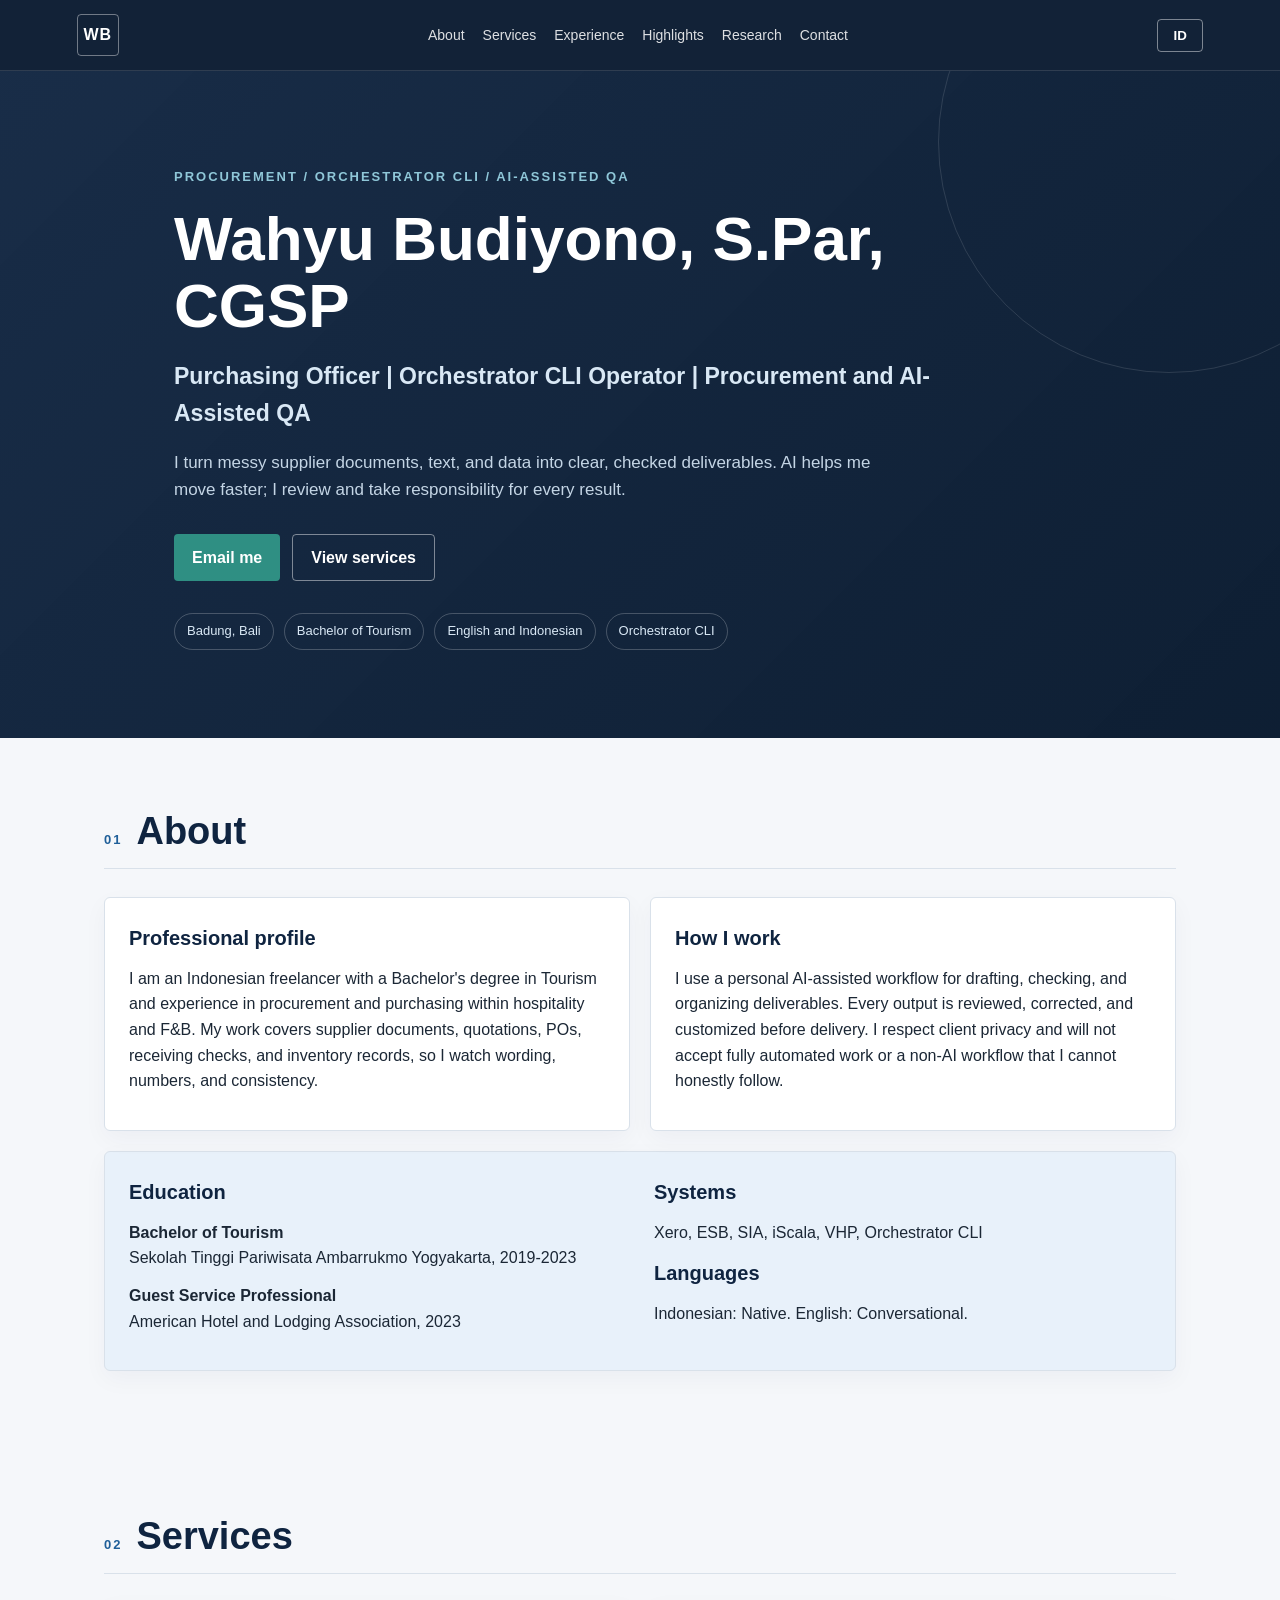
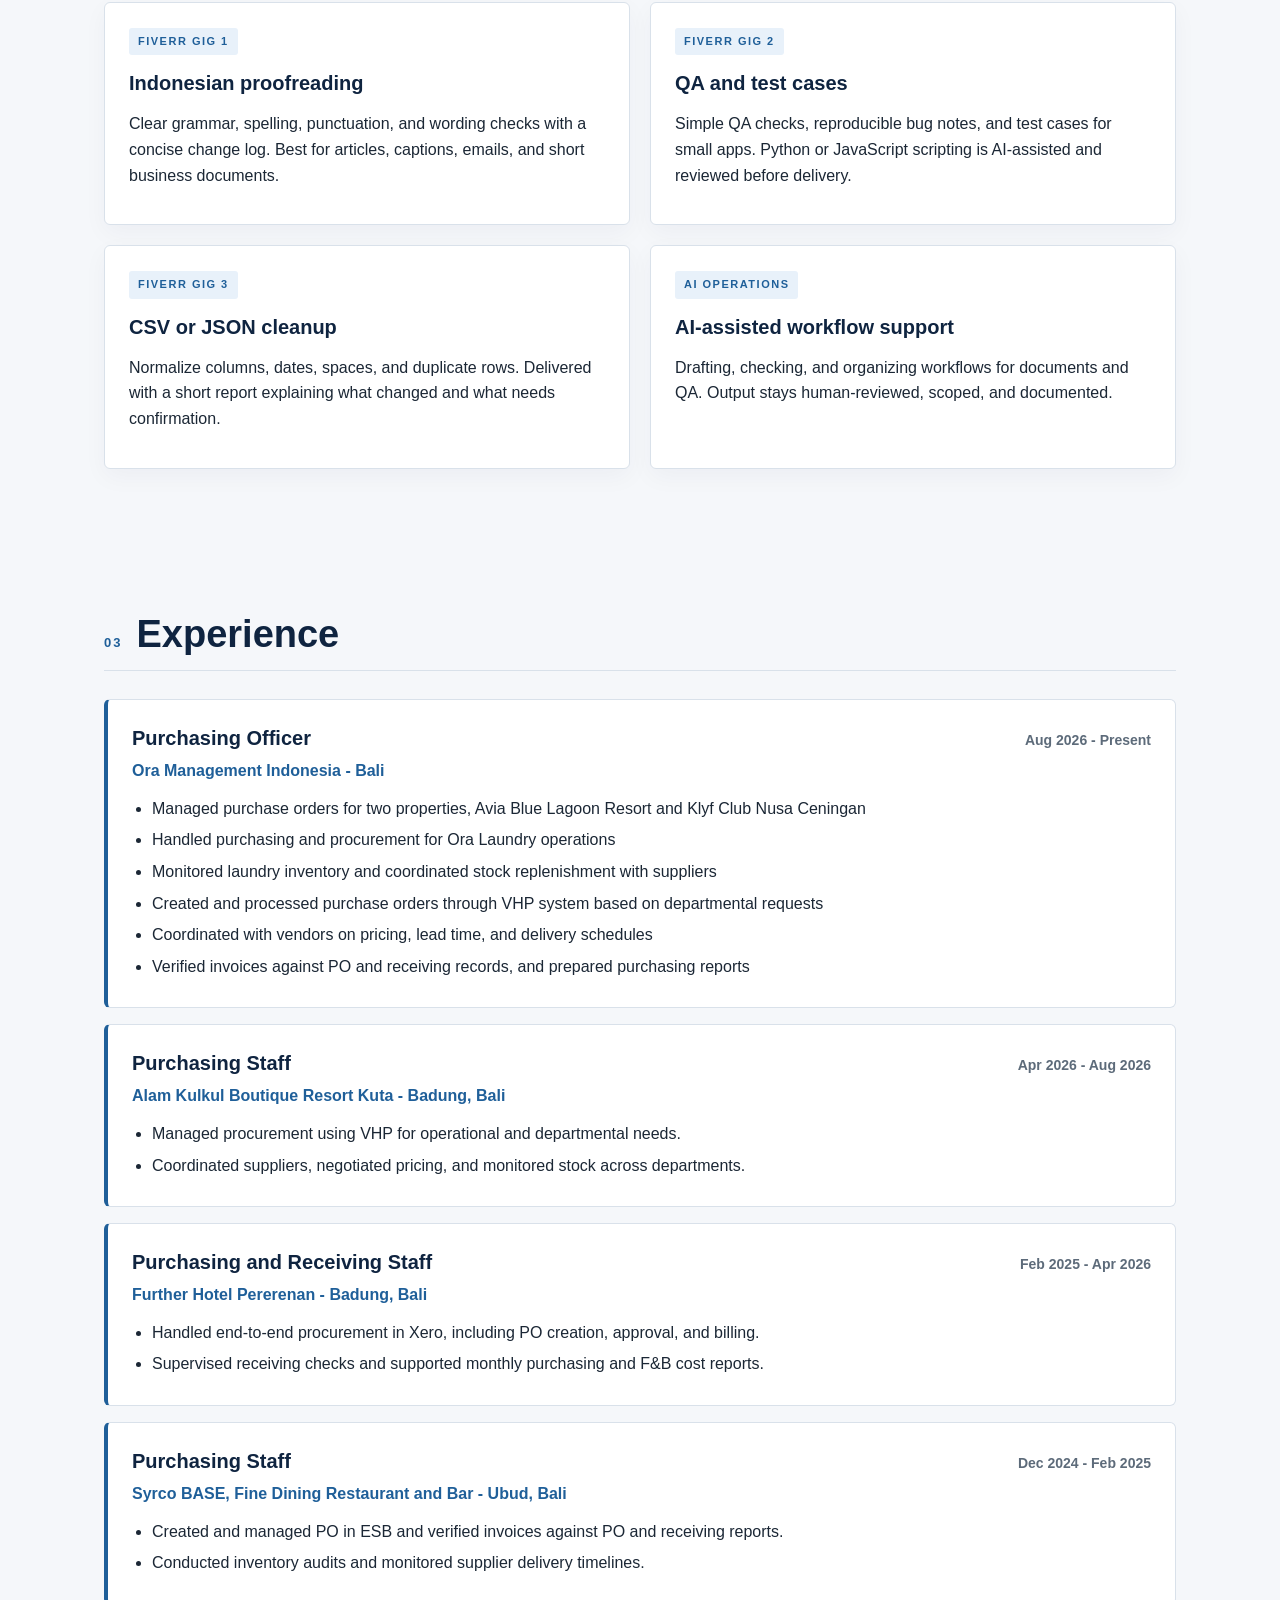
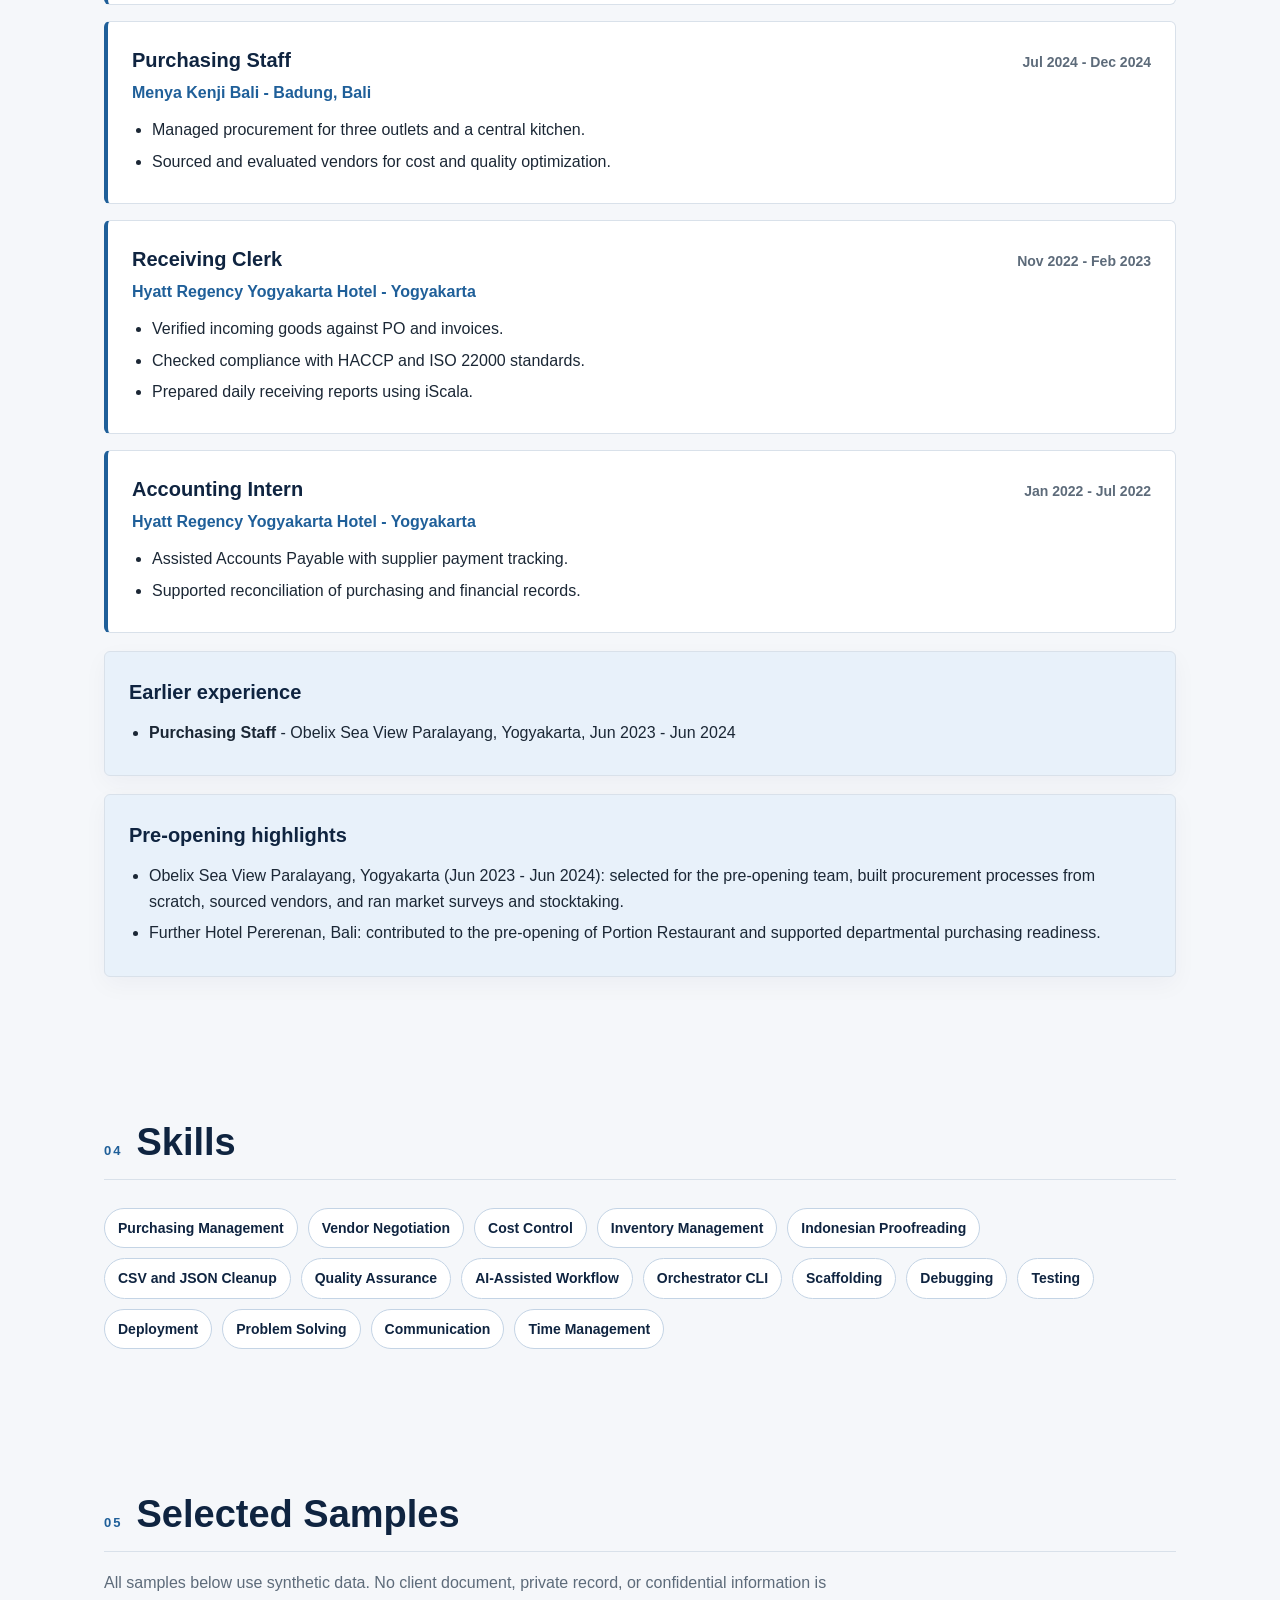
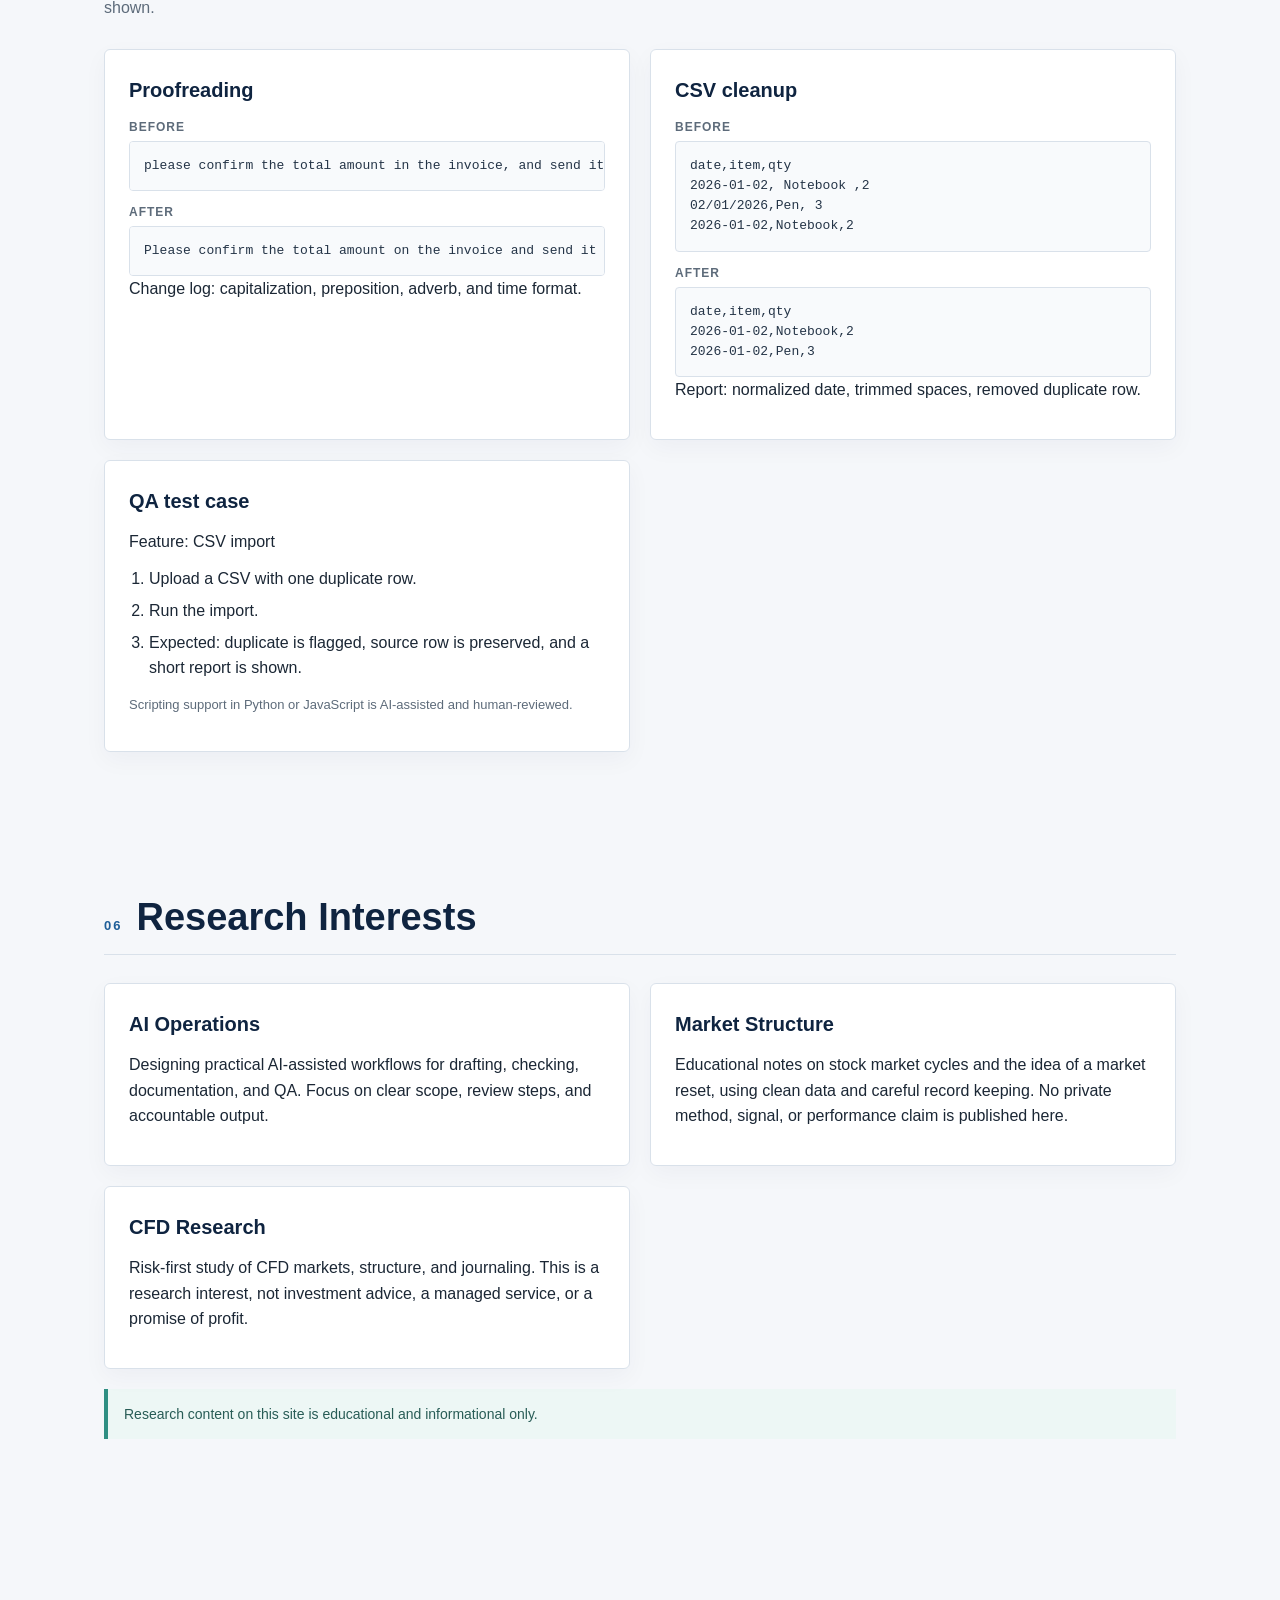
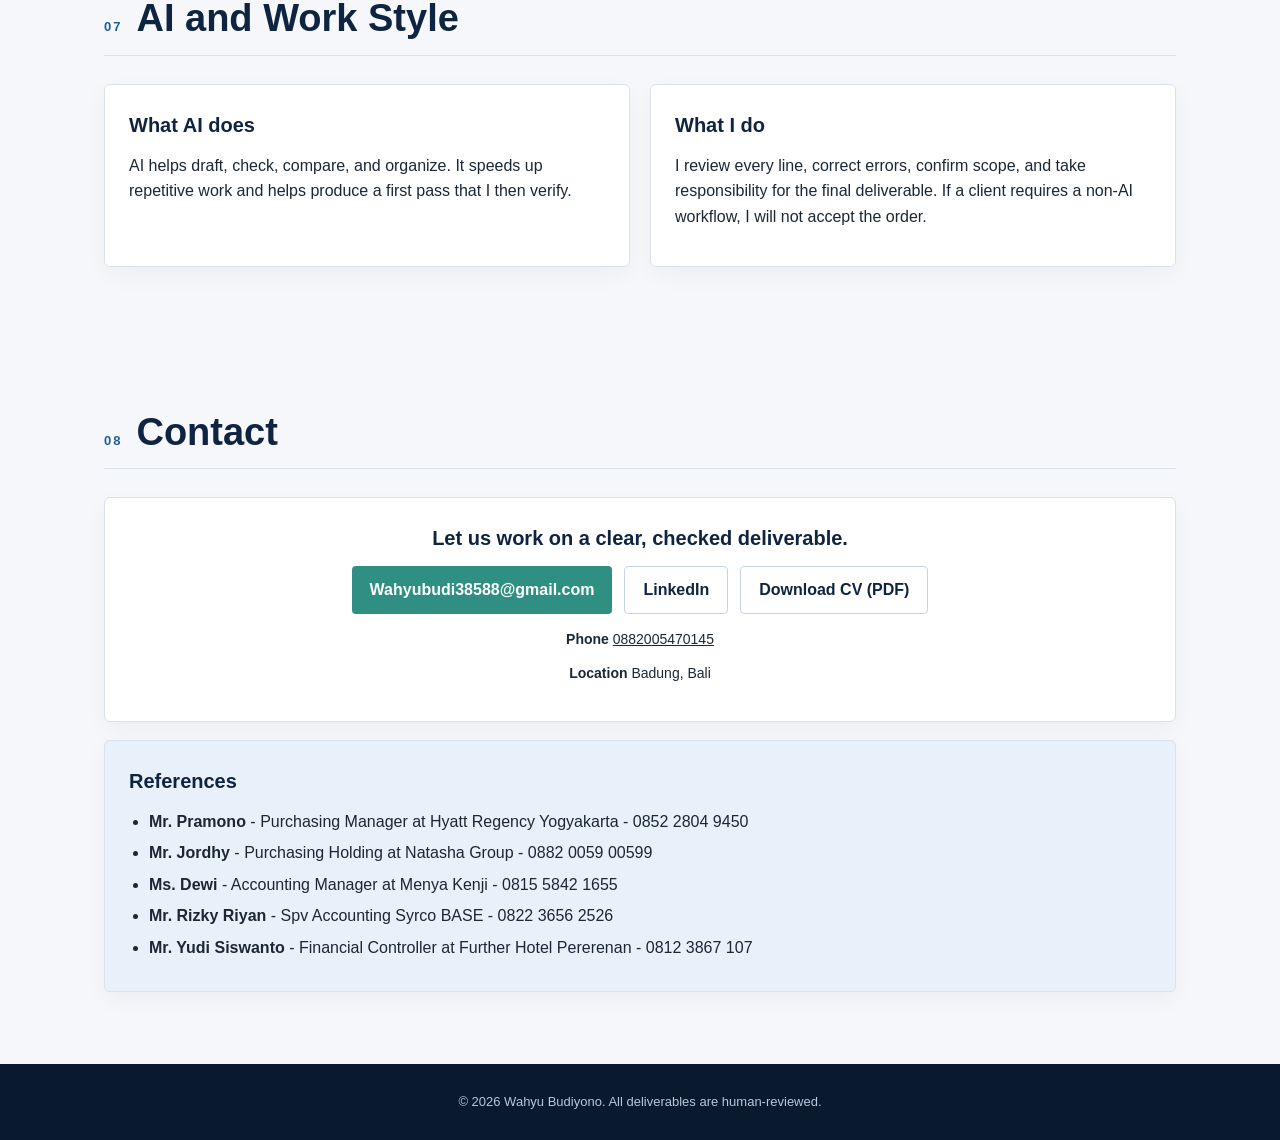
<file: index.html>
<!DOCTYPE html>
<html lang="en">
<head>
  <meta charset="utf-8">
  <meta name="viewport" content="width=device-width, initial-scale=1">
  <title>Wahyu Budiyono | Purchasing Officer and Orchestrator CLI Operator</title>
  <meta name="description" content="Corporate portfolio of Wahyu Budiyono: purchasing, procurement, Orchestrator CLI operations, Indonesian proofreading, AI-assisted QA, and data cleanup.">
  <link rel="stylesheet" href="styles.css">
</head>
<body>
  <header class="site-header">
    <a class="brand" href="#top" aria-label="Back to top">WB</a>
    <nav class="nav" aria-label="Main navigation">
      <a href="#about" data-en="About" data-id="Tentang">About</a>
      <a href="#services" data-en="Services" data-id="Layanan">Services</a>
      <a href="#experience" data-en="Experience" data-id="Pengalaman">Experience</a>
      <a href="#highlights" data-en="Highlights" data-id="Sorotan">Highlights</a>
      <a href="#research" data-en="Research" data-id="Riset">Research</a>
      <a href="#contact" data-en="Contact" data-id="Kontak">Contact</a>
    </nav>
    <button class="lang-toggle" id="langToggle" type="button" aria-label="Ganti ke Bahasa Indonesia">ID</button>
  </header>

  <main id="top">
    <section class="hero">
      <div class="hero-inner">
        <p class="eyebrow" data-en="PROCUREMENT / ORCHESTRATOR CLI / AI-ASSISTED QA" data-id="PENGADAAN / ORCHESTRATOR CLI / QA DENGAN AI">PROCUREMENT / ORCHESTRATOR CLI / AI-ASSISTED QA</p>
        <h1>Wahyu Budiyono, S.Par, CGSP</h1>
        <p class="tagline" data-en="Purchasing Officer | Orchestrator CLI Operator | Procurement and AI-Assisted QA" data-id="Purchasing Officer | Operator Orchestrator CLI | Pengadaan dan QA Berbantuan AI">Purchasing Officer | Orchestrator CLI Operator | Procurement and AI-Assisted QA</p>
        <p class="hero-copy" data-en="I turn messy supplier documents, text, and data into clear, checked deliverables. AI helps me move faster; I review and take responsibility for every result." data-id="Saya mengubah dokumen supplier, teks, dan data yang berantakan menjadi hasil yang jelas dan sudah dicek. AI membantu saya bekerja lebih cepat; saya meninjau dan bertanggung jawab atas setiap hasil.">I turn messy supplier documents, text, and data into clear, checked deliverables. AI helps me move faster; I review and take responsibility for every result.</p>
        <div class="hero-actions">
          <a class="btn primary" href="mailto:Wahyubudi38588@gmail.com" data-en="Email me" data-id="Email saya">Email me</a>
          <a class="btn secondary" href="#services" data-en="View services" data-id="Lihat layanan">View services</a>
        </div>
        <div class="badges" aria-label="Highlights">
          <span data-en="Badung, Bali" data-id="Badung, Bali">Badung, Bali</span>
          <span data-en="Bachelor of Tourism" data-id="Sarjana Pariwisata">Bachelor of Tourism</span>
          <span data-en="English and Indonesian" data-id="Inggris dan Indonesia">English and Indonesian</span>
          <span data-en="Orchestrator CLI" data-id="Orchestrator CLI">Orchestrator CLI</span>
        </div>
      </div>
    </section>

    <section class="section" id="about">
      <div class="section-head">
        <span class="section-no">01</span>
        <h2 data-en="About" data-id="Tentang">About</h2>
      </div>
      <div class="two-col">
        <div class="card">
          <h3 data-en="Professional profile" data-id="Profil profesional">Professional profile</h3>
          <p data-en="I am an Indonesian freelancer with a Bachelor's degree in Tourism and experience in procurement and purchasing within hospitality and F&B. My work covers supplier documents, quotations, POs, receiving checks, and inventory records, so I watch wording, numbers, and consistency." data-id="Saya adalah freelancer Indonesia dengan gelar Sarjana Pariwisata dan pengalaman pengadaan serta pembelian di perhotelan dan F&B. Pekerjaan saya mencakup dokumen supplier, penawaran, PO, pemeriksaan penerimaan, dan catatan inventaris, sehingga saya memperhatikan kata, angka, dan konsistensi.">I am an Indonesian freelancer with a Bachelor's degree in Tourism and experience in procurement and purchasing within hospitality and F&B. My work covers supplier documents, quotations, POs, receiving checks, and inventory records, so I watch wording, numbers, and consistency.</p>
        </div>
        <div class="card">
          <h3 data-en="How I work" data-id="Cara saya bekerja">How I work</h3>
          <p data-en="I use a personal AI-assisted workflow for drafting, checking, and organizing deliverables. Every output is reviewed, corrected, and customized before delivery. I respect client privacy and will not accept fully automated work or a non-AI workflow that I cannot honestly follow." data-id="Saya menggunakan alur kerja berbantuan AI pribadi untuk menyusun, memeriksa, dan merapikan hasil kerja. Setiap keluaran saya tinjau, perbaiki, dan sesuaikan sebelum dikirim. Saya menjaga privasi klien dan tidak menerima pekerjaan otomatis penuh atau alur tanpa AI yang tidak bisa saya jalani secara jujur.">I use a personal AI-assisted workflow for drafting, checking, and organizing deliverables. Every output is reviewed, corrected, and customized before delivery. I respect client privacy and will not accept fully automated work or a non-AI workflow that I cannot honestly follow.</p>
        </div>
      </div>
      <div class="panel" aria-label="Education and systems">
        <div>
          <h3 data-en="Education" data-id="Pendidikan">Education</h3>
          <p><strong data-en="Bachelor of Tourism" data-id="Sarjana Pariwisata">Bachelor of Tourism</strong><br>Sekolah Tinggi Pariwisata Ambarrukmo Yogyakarta, 2019-2023</p>
          <p><strong data-en="Guest Service Professional" data-id="Guest Service Professional">Guest Service Professional</strong><br>American Hotel and Lodging Association, 2023</p>
        </div>
        <div>
          <h3 data-en="Systems" data-id="Sistem">Systems</h3>
          <p data-en="Xero, ESB, SIA, iScala, VHP, Orchestrator CLI" data-id="Xero, ESB, SIA, iScala, VHP, Orchestrator CLI">Xero, ESB, SIA, iScala, VHP, Orchestrator CLI</p>
          <h3 data-en="Languages" data-id="Bahasa">Languages</h3>
          <p data-en="Indonesian: Native. English: Conversational." data-id="Indonesia: Asli. Inggris: Percakapan.">Indonesian: Native. English: Conversational.</p>
        </div>
      </div>
    </section>

    <section class="section" id="services">
      <div class="section-head">
        <span class="section-no">02</span>
        <h2 data-en="Services" data-id="Layanan">Services</h2>
      </div>
      <div class="grid">
        <article class="service-card">
          <span class="tag" data-en="FIVERR GIG 1" data-id="GIG FIVERR 1">FIVERR GIG 1</span>
          <h3 data-en="Indonesian proofreading" data-id="Koreksi Bahasa Indonesia">Indonesian proofreading</h3>
          <p data-en="Clear grammar, spelling, punctuation, and wording checks with a concise change log. Best for articles, captions, emails, and short business documents." data-id="Pemeriksaan tata bahasa, ejaan, tanda baca, dan pilihan kata dengan ringkasan perubahan. Cocok untuk artikel, caption, email, dan dokumen bisnis singkat.">Clear grammar, spelling, punctuation, and wording checks with a concise change log. Best for articles, captions, emails, and short business documents.</p>
        </article>
        <article class="service-card">
          <span class="tag" data-en="FIVERR GIG 2" data-id="GIG FIVERR 2">FIVERR GIG 2</span>
          <h3 data-en="QA and test cases" data-id="QA dan test case">QA and test cases</h3>
          <p data-en="Simple QA checks, reproducible bug notes, and test cases for small apps. Python or JavaScript scripting is AI-assisted and reviewed before delivery." data-id="Pemeriksaan QA sederhana, catatan bug yang bisa diulang, dan test case untuk aplikasi kecil. Skrip Python atau JavaScript dibantu AI dan ditinjau sebelum dikirim.">Simple QA checks, reproducible bug notes, and test cases for small apps. Python or JavaScript scripting is AI-assisted and reviewed before delivery.</p>
        </article>
        <article class="service-card">
          <span class="tag" data-en="FIVERR GIG 3" data-id="GIG FIVERR 3">FIVERR GIG 3</span>
          <h3 data-en="CSV or JSON cleanup" data-id="Pembersihan CSV atau JSON">CSV or JSON cleanup</h3>
          <p data-en="Normalize columns, dates, spaces, and duplicate rows. Delivered with a short report explaining what changed and what needs confirmation." data-id="Merapikan kolom, tanggal, spasi, dan baris duplikat. Dikirim dengan laporan singkat tentang yang diubah dan yang perlu dikonfirmasi.">Normalize columns, dates, spaces, and duplicate rows. Delivered with a short report explaining what changed and what needs confirmation.</p>
        </article>
        <article class="service-card">
          <span class="tag" data-en="AI OPERATIONS" data-id="OPERASI AI">AI OPERATIONS</span>
          <h3 data-en="AI-assisted workflow support" data-id="Dukungan alur kerja berbantuan AI">AI-assisted workflow support</h3>
          <p data-en="Drafting, checking, and organizing workflows for documents and QA. Output stays human-reviewed, scoped, and documented." data-id="Alur kerja penyusunan, pemeriksaan, dan perapian untuk dokumen serta QA. Hasil tetap ditinjau manusia, jelas ruang lingkupnya, dan terdokumentasi.">Drafting, checking, and organizing workflows for documents and QA. Output stays human-reviewed, scoped, and documented.</p>
        </article>
      </div>
    </section>

    <section class="section" id="experience">
      <div class="section-head">
        <span class="section-no">03</span>
        <h2 data-en="Experience" data-id="Pengalaman">Experience</h2>
      </div>
      <div class="timeline">
        <article class="job">
          <div class="job-head">
            <h3 data-en="Purchasing Officer" data-id="Purchasing Officer">Purchasing Officer</h3>
            <span>Aug 2026 - Present</span>
          </div>
          <p class="company">Ora Management Indonesia - Bali</p>
          <ul>
            <li data-en="Managed purchase orders for two properties, Avia Blue Lagoon Resort and Klyf Club Nusa Ceningan" data-id="Mengelola purchase order untuk dua properti, Avia Blue Lagoon Resort dan Klyf Club Nusa Ceningan">Managed purchase orders for two properties, Avia Blue Lagoon Resort and Klyf Club Nusa Ceningan</li>
            <li data-en="Handled purchasing and procurement for Ora Laundry operations" data-id="Menangani pembelian dan pengadaan untuk operasional Ora Laundry">Handled purchasing and procurement for Ora Laundry operations</li>
            <li data-en="Monitored laundry inventory and coordinated stock replenishment with suppliers" data-id="Memantau inventaris laundry dan mengoordinasikan pengisian stok dengan supplier">Monitored laundry inventory and coordinated stock replenishment with suppliers</li>
            <li data-en="Created and processed purchase orders through VHP system based on departmental requests" data-id="Membuat dan memproses purchase order melalui sistem VHP berdasarkan permintaan departemen">Created and processed purchase orders through VHP system based on departmental requests</li>
            <li data-en="Coordinated with vendors on pricing, lead time, and delivery schedules" data-id="Berkoordinasi dengan vendor soal harga, waktu tunggu, dan jadwal pengiriman">Coordinated with vendors on pricing, lead time, and delivery schedules</li>
            <li data-en="Verified invoices against PO and receiving records, and prepared purchasing reports" data-id="Memverifikasi invoice terhadap PO dan catatan penerimaan, serta menyiapkan laporan pembelian">Verified invoices against PO and receiving records, and prepared purchasing reports</li>
          </ul>
        </article>
        <article class="job">
          <div class="job-head">
            <h3 data-en="Purchasing Staff" data-id="Staf Pengadaan">Purchasing Staff</h3>
            <span>Apr 2026 - Aug 2026</span>
          </div>
          <p class="company">Alam Kulkul Boutique Resort Kuta - Badung, Bali</p>
          <ul>
            <li data-en="Managed procurement using VHP for operational and departmental needs." data-id="Mengelola pengadaan dengan VHP untuk kebutuhan operasional dan departemen.">Managed procurement using VHP for operational and departmental needs.</li>
            <li data-en="Coordinated suppliers, negotiated pricing, and monitored stock across departments." data-id="Berkoordinasi dengan supplier, menegosiasikan harga, dan memantau stok lintas departemen.">Coordinated suppliers, negotiated pricing, and monitored stock across departments.</li>
          </ul>
        </article>
        <article class="job">
          <div class="job-head">
            <h3 data-en="Purchasing and Receiving Staff" data-id="Staf Pengadaan dan Penerimaan">Purchasing and Receiving Staff</h3>
            <span>Feb 2025 - Apr 2026</span>
          </div>
          <p class="company">Further Hotel Pererenan - Badung, Bali</p>
          <ul>
            <li data-en="Handled end-to-end procurement in Xero, including PO creation, approval, and billing." data-id="Menangani pengadaan menyeluruh di Xero, termasuk pembuatan PO, persetujuan, dan penagihan.">Handled end-to-end procurement in Xero, including PO creation, approval, and billing.</li>
            <li data-en="Supervised receiving checks and supported monthly purchasing and F&B cost reports." data-id="Mengawasi pemeriksaan penerimaan dan mendukung laporan pembelian bulanan serta biaya F&B.">Supervised receiving checks and supported monthly purchasing and F&B cost reports.</li>
          </ul>
        </article>
        <article class="job">
          <div class="job-head">
            <h3 data-en="Purchasing Staff" data-id="Staf Pengadaan">Purchasing Staff</h3>
            <span>Dec 2024 - Feb 2025</span>
          </div>
          <p class="company">Syrco BASE, Fine Dining Restaurant and Bar - Ubud, Bali</p>
          <ul>
            <li data-en="Created and managed PO in ESB and verified invoices against PO and receiving reports." data-id="Membuat dan mengelola PO di ESB serta memverifikasi invoice terhadap PO dan laporan penerimaan.">Created and managed PO in ESB and verified invoices against PO and receiving reports.</li>
            <li data-en="Conducted inventory audits and monitored supplier delivery timelines." data-id="Melakukan audit inventaris dan memantau waktu pengiriman supplier.">Conducted inventory audits and monitored supplier delivery timelines.</li>
          </ul>
        </article>
        <article class="job">
          <div class="job-head">
            <h3 data-en="Purchasing Staff" data-id="Staf Pengadaan">Purchasing Staff</h3>
            <span>Jul 2024 - Dec 2024</span>
          </div>
          <p class="company">Menya Kenji Bali - Badung, Bali</p>
          <ul>
            <li data-en="Managed procurement for three outlets and a central kitchen." data-id="Mengelola pengadaan untuk tiga outlet dan dapur pusat.">Managed procurement for three outlets and a central kitchen.</li>
            <li data-en="Sourced and evaluated vendors for cost and quality optimization." data-id="Mencari dan mengevaluasi vendor untuk biaya dan kualitas yang lebih baik.">Sourced and evaluated vendors for cost and quality optimization.</li>
          </ul>
        </article>
        <article class="job">
          <div class="job-head">
            <h3 data-en="Receiving Clerk" data-id="Staf Penerimaan">Receiving Clerk</h3>
            <span>Nov 2022 - Feb 2023</span>
          </div>
          <p class="company">Hyatt Regency Yogyakarta Hotel - Yogyakarta</p>
          <ul>
            <li data-en="Verified incoming goods against PO and invoices." data-id="Memverifikasi barang datang terhadap PO dan invoice.">Verified incoming goods against PO and invoices.</li>
            <li data-en="Checked compliance with HACCP and ISO 22000 standards." data-id="Memeriksa kepatuhan terhadap standar HACCP dan ISO 22000.">Checked compliance with HACCP and ISO 22000 standards.</li>
            <li data-en="Prepared daily receiving reports using iScala." data-id="Menyiapkan laporan penerimaan harian dengan iScala.">Prepared daily receiving reports using iScala.</li>
          </ul>
        </article>
        <article class="job">
          <div class="job-head">
            <h3 data-en="Accounting Intern" data-id="Magang Akuntansi">Accounting Intern</h3>
            <span>Jan 2022 - Jul 2022</span>
          </div>
          <p class="company">Hyatt Regency Yogyakarta Hotel - Yogyakarta</p>
          <ul>
            <li data-en="Assisted Accounts Payable with supplier payment tracking." data-id="Membantu Accounts Payable dalam pelacakan pembayaran supplier.">Assisted Accounts Payable with supplier payment tracking.</li>
            <li data-en="Supported reconciliation of purchasing and financial records." data-id="Mendukung rekonsiliasi catatan pembelian dan keuangan.">Supported reconciliation of purchasing and financial records.</li>
          </ul>
        </article>
      </div>
      <div class="panel compact">
        <h3 data-en="Earlier experience" data-id="Pengalaman sebelumnya">Earlier experience</h3>
        <ul class="plain-list">
          <li><strong>Purchasing Staff</strong> - Obelix Sea View Paralayang, Yogyakarta, Jun 2023 - Jun 2024</li>
        </ul>
      </div>
      <div class="panel compact" id="highlights">
        <h3 data-en="Pre-opening highlights" data-id="Sorotan pre-opening">Pre-opening highlights</h3>
        <ul class="plain-list">
          <li data-en="Obelix Sea View Paralayang, Yogyakarta (Jun 2023 - Jun 2024): selected for the pre-opening team, built procurement processes from scratch, sourced vendors, and ran market surveys and stocktaking." data-id="Obelix Sea View Paralayang, Yogyakarta (Jun 2023 - Jun 2024): terpilih dalam tim pre-opening, membangun proses pengadaan dari awal, mencari vendor, serta melakukan survei pasar dan stocktaking.">Obelix Sea View Paralayang, Yogyakarta (Jun 2023 - Jun 2024): selected for the pre-opening team, built procurement processes from scratch, sourced vendors, and ran market surveys and stocktaking.</li>
          <li data-en="Further Hotel Pererenan, Bali: contributed to the pre-opening of Portion Restaurant and supported departmental purchasing readiness." data-id="Further Hotel Pererenan, Bali: berkontribusi pada pre-opening Portion Restaurant dan mendukung kesiapan pembelian lintas departemen.">Further Hotel Pererenan, Bali: contributed to the pre-opening of Portion Restaurant and supported departmental purchasing readiness.</li>
        </ul>
      </div>
    </section>

    <section class="section" id="skills">
      <div class="section-head">
        <span class="section-no">04</span>
        <h2 data-en="Skills" data-id="Keahlian">Skills</h2>
      </div>
      <ul class="chips">
        <li data-en="Purchasing Management" data-id="Manajemen Pembelian">Purchasing Management</li>
        <li data-en="Vendor Negotiation" data-id="Negosiasi Vendor">Vendor Negotiation</li>
        <li data-en="Cost Control" data-id="Kontrol Biaya">Cost Control</li>
        <li data-en="Inventory Management" data-id="Manajemen Inventaris">Inventory Management</li>
        <li data-en="Indonesian Proofreading" data-id="Koreksi Bahasa Indonesia">Indonesian Proofreading</li>
        <li data-en="CSV and JSON Cleanup" data-id="Pembersihan CSV dan JSON">CSV and JSON Cleanup</li>
        <li data-en="Quality Assurance" data-id="Jaminan Kualitas">Quality Assurance</li>
        <li data-en="AI-Assisted Workflow" data-id="Alur Kerja Berbantuan AI">AI-Assisted Workflow</li>
        <li data-en="Orchestrator CLI" data-id="Orchestrator CLI">Orchestrator CLI</li>
        <li data-en="Scaffolding" data-id="Scaffolding">Scaffolding</li>
        <li data-en="Debugging" data-id="Debugging">Debugging</li>
        <li data-en="Testing" data-id="Testing">Testing</li>
        <li data-en="Deployment" data-id="Deployment">Deployment</li>
        <li data-en="Problem Solving" data-id="Pemecahan Masalah">Problem Solving</li>
        <li data-en="Communication" data-id="Komunikasi">Communication</li>
        <li data-en="Time Management" data-id="Manajemen Waktu">Time Management</li>
      </ul>
    </section>

    <section class="section" id="samples">
      <div class="section-head">
        <span class="section-no">05</span>
        <h2 data-en="Selected Samples" data-id="Contoh Hasil">Selected Samples</h2>
      </div>
      <p class="section-intro" data-en="All samples below use synthetic data. No client document, private record, or confidential information is shown." data-id="Semua contoh di bawah memakai data buatan. Tidak ada dokumen klien, catatan privat, atau informasi rahasia yang ditampilkan.">All samples below use synthetic data. No client document, private record, or confidential information is shown.</p>
      <div class="grid">
        <article class="sample-card">
          <h3 data-en="Proofreading" data-id="Koreksi Bahasa">Proofreading</h3>
          <p class="sample-label" data-en="Before" data-id="Sebelum">Before</p>
          <pre>please confirm the total amount in the invoice, and send it too us before 5 p.m</pre>
          <p class="sample-label" data-en="After" data-id="Sesudah">After</p>
          <pre>Please confirm the total amount on the invoice and send it to us by 5:00 p.m.</pre>
          <p data-en="Change log: capitalization, preposition, adverb, and time format." data-id="Ringkasan: huruf kapital, preposisi, kata keterangan, dan format waktu.">Change log: capitalization, preposition, adverb, and time format.</p>
        </article>
        <article class="sample-card">
          <h3 data-en="CSV cleanup" data-id="Pembersihan CSV">CSV cleanup</h3>
          <p class="sample-label" data-en="Before" data-id="Sebelum">Before</p>
          <pre>date,item,qty
2026-01-02, Notebook ,2
02/01/2026,Pen, 3
2026-01-02,Notebook,2</pre>
          <p class="sample-label" data-en="After" data-id="Sesudah">After</p>
          <pre>date,item,qty
2026-01-02,Notebook,2
2026-01-02,Pen,3</pre>
          <p data-en="Report: normalized date, trimmed spaces, removed duplicate row." data-id="Laporan: tanggal diseragamkan, spasi dibuang, baris duplikat dihapus.">Report: normalized date, trimmed spaces, removed duplicate row.</p>
        </article>
        <article class="sample-card">
          <h3 data-en="QA test case" data-id="Test case QA">QA test case</h3>
          <p data-en="Feature: CSV import" data-id="Fitur: impor CSV">Feature: CSV import</p>
          <ol>
            <li data-en="Upload a CSV with one duplicate row." data-id="Unggah CSV dengan satu baris duplikat.">Upload a CSV with one duplicate row.</li>
            <li data-en="Run the import." data-id="Jalankan impor.">Run the import.</li>
            <li data-en="Expected: duplicate is flagged, source row is preserved, and a short report is shown." data-id="Diharapkan: duplikat ditandai, baris sumber tetap ada, dan laporan singkat ditampilkan.">Expected: duplicate is flagged, source row is preserved, and a short report is shown.</li>
          </ol>
          <p class="sample-note" data-en="Scripting support in Python or JavaScript is AI-assisted and human-reviewed." data-id="Dukungan skrip Python atau JavaScript dibantu AI dan ditinjau manusia.">Scripting support in Python or JavaScript is AI-assisted and human-reviewed.</p>
        </article>
      </div>
    </section>

    <section class="section" id="research">
      <div class="section-head">
        <span class="section-no">06</span>
        <h2 data-en="Research Interests" data-id="Minat Riset">Research Interests</h2>
      </div>
      <div class="grid">
        <article class="research-card">
          <h3 data-en="AI Operations" data-id="Operasi AI">AI Operations</h3>
          <p data-en="Designing practical AI-assisted workflows for drafting, checking, documentation, and QA. Focus on clear scope, review steps, and accountable output." data-id="Merancang alur kerja berbantuan AI yang praktis untuk penyusunan, pemeriksaan, dokumentasi, dan QA. Fokus pada ruang lingkup jelas, langkah tinjau, dan hasil yang bisa dipertanggungjawabkan.">Designing practical AI-assisted workflows for drafting, checking, documentation, and QA. Focus on clear scope, review steps, and accountable output.</p>
        </article>
        <article class="research-card">
          <h3 data-en="Market Structure" data-id="Struktur Pasar">Market Structure</h3>
          <p data-en="Educational notes on stock market cycles and the idea of a market reset, using clean data and careful record keeping. No private method, signal, or performance claim is published here." data-id="Catatan edukatif tentang siklus pasar saham dan gagasan market reset, memakai data rapi dan pencatatan yang hati-hati. Tidak ada metode privat, sinyal, atau klaim performa yang dipublikasikan di sini.">Educational notes on stock market cycles and the idea of a market reset, using clean data and careful record keeping. No private method, signal, or performance claim is published here.</p>
        </article>
        <article class="research-card">
          <h3 data-en="CFD Research" data-id="Riset CFD">CFD Research</h3>
          <p data-en="Risk-first study of CFD markets, structure, and journaling. This is a research interest, not investment advice, a managed service, or a promise of profit." data-id="Kajian CFD yang mengutamakan risiko, struktur pasar, dan pencatatan. Ini minat riset, bukan saran investasi, layanan kelola dana, atau janji keuntungan.">Risk-first study of CFD markets, structure, and journaling. This is a research interest, not investment advice, a managed service, or a promise of profit.</p>
        </article>
      </div>
      <p class="disclaimer" data-en="Research content on this site is educational and informational only." data-id="Konten riset di situs ini hanya bersifat edukatif dan informatif.">Research content on this site is educational and informational only.</p>
    </section>

    <section class="section" id="work-style">
      <div class="section-head">
        <span class="section-no">07</span>
        <h2 data-en="AI and Work Style" data-id="AI dan Cara Kerja">AI and Work Style</h2>
      </div>
      <div class="two-col">
        <div class="card">
          <h3 data-en="What AI does" data-id="Apa yang dilakukan AI">What AI does</h3>
          <p data-en="AI helps draft, check, compare, and organize. It speeds up repetitive work and helps produce a first pass that I then verify." data-id="AI membantu menyusun, memeriksa, membandingkan, dan merapikan. AI mempercepat pekerjaan berulang dan menghasilkan draf awal yang lalu saya verifikasi.">AI helps draft, check, compare, and organize. It speeds up repetitive work and helps produce a first pass that I then verify.</p>
        </div>
        <div class="card">
          <h3 data-en="What I do" data-id="Apa yang saya lakukan">What I do</h3>
          <p data-en="I review every line, correct errors, confirm scope, and take responsibility for the final deliverable. If a client requires a non-AI workflow, I will not accept the order." data-id="Saya meninjau setiap baris, memperbaiki kesalahan, mengonfirmasi ruang lingkup, dan bertanggung jawab atas hasil akhir. Jika klien meminta alur tanpa AI, saya tidak akan menerima pesanan.">I review every line, correct errors, confirm scope, and take responsibility for the final deliverable. If a client requires a non-AI workflow, I will not accept the order.</p>
        </div>
      </div>
    </section>

    <section class="section contact" id="contact">
      <div class="section-head">
        <span class="section-no">08</span>
        <h2 data-en="Contact" data-id="Kontak">Contact</h2>
      </div>
      <div class="contact-card">
        <h3 data-en="Let us work on a clear, checked deliverable." data-id="Mari kerjakan hasil yang jelas dan sudah dicek.">Let us work on a clear, checked deliverable.</h3>
        <div class="hero-actions">
          <a class="btn primary" href="mailto:Wahyubudi38588@gmail.com">Wahyubudi38588@gmail.com</a>
          <a class="btn secondary" href="https://www.linkedin.com/in/wahyu-budiyono-b85aa2208" target="_blank" rel="noopener noreferrer">LinkedIn</a>
          <a class="btn secondary" href="assets/CV-Wahyu-Budiyono-2026.pdf" download data-en="Download CV (PDF)" data-id="Unduh CV (PDF)">Download CV (PDF)</a>
        </div>
        <p class="contact-line"><strong data-en="Phone" data-id="Telepon">Phone</strong> <a href="tel:0882005470145">0882005470145</a></p>
        <p class="contact-line"><strong data-en="Location" data-id="Lokasi">Location</strong> <span data-en="Badung, Bali" data-id="Badung, Bali">Badung, Bali</span></p>
      </div>
      <div class="panel compact references">
        <h3 data-en="References" data-id="Referensi">References</h3>
        <ul class="plain-list">
          <li><strong>Mr. Pramono</strong> - Purchasing Manager at Hyatt Regency Yogyakarta - 0852 2804 9450</li>
          <li><strong>Mr. Jordhy</strong> - Purchasing Holding at Natasha Group - 0882 0059 00599</li>
          <li><strong>Ms. Dewi</strong> - Accounting Manager at Menya Kenji - 0815 5842 1655</li>
          <li><strong>Mr. Rizky Riyan</strong> - Spv Accounting Syrco BASE - 0822 3656 2526</li>
          <li><strong>Mr. Yudi Siswanto</strong> - Financial Controller at Further Hotel Pererenan - 0812 3867 107</li>
        </ul>
      </div>
    </section>
  </main>

  <footer class="site-footer">
    <p>&copy; 2026 Wahyu Budiyono. <span data-en="All deliverables are human-reviewed." data-id="Semua hasil ditinjau manusia.">All deliverables are human-reviewed.</span></p>
  </footer>

  <script src="script.js"></script>
</body>
</html>
</file>
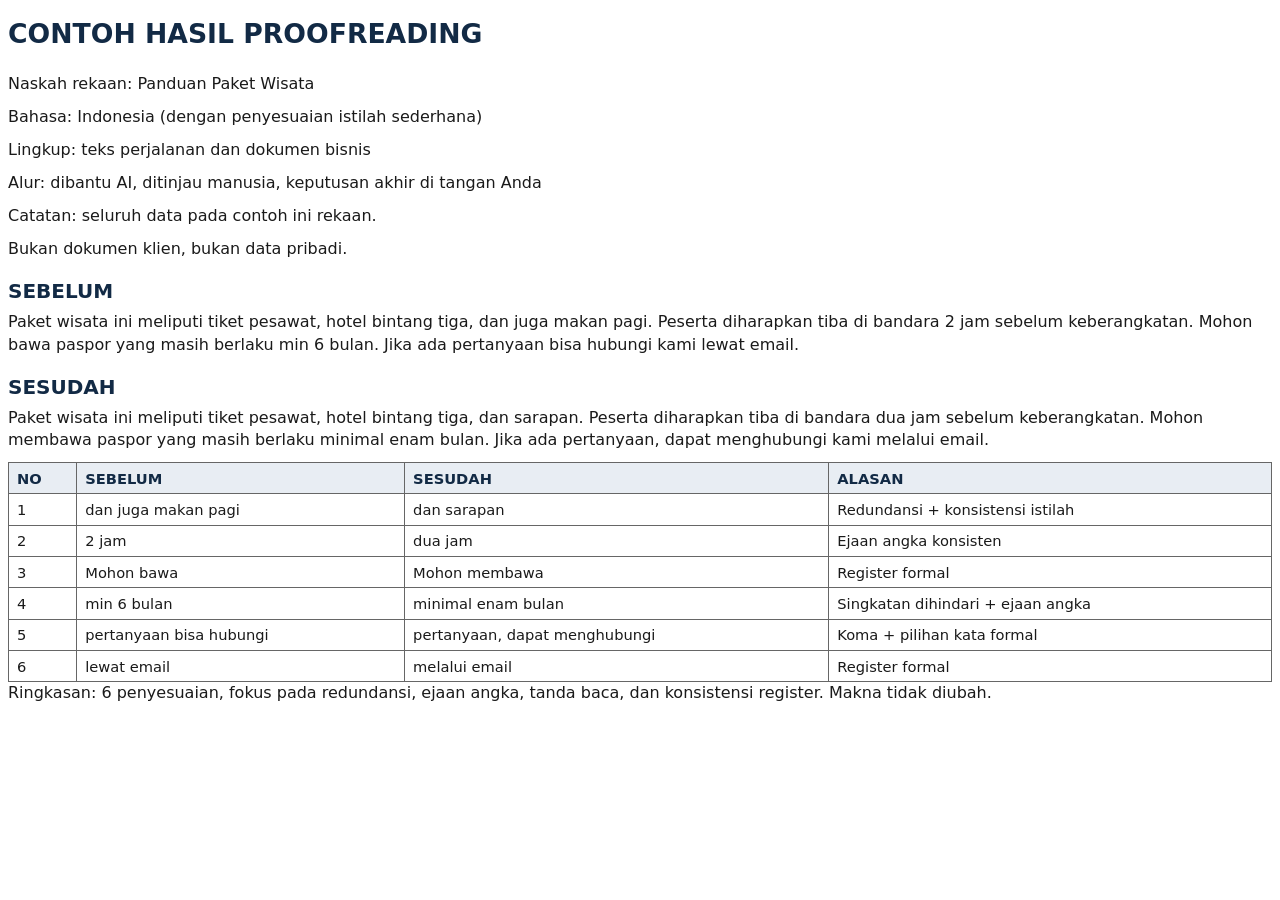
<file: samples/gig1-proofreading-sample.html>
<!DOCTYPE html>
<html lang="id">
<head>
<meta charset="utf-8">
<title>Contoh Hasil Proofreading</title>
<style>
body { font-family: "DejaVu Sans", sans-serif; font-size: 12pt; color: #1a1a1a; }
h1 { font-size: 20pt; color: #122A45; margin-bottom: 18pt; }
h2 { font-size: 15pt; color: #122A45; margin-top: 14pt; margin-bottom: 6pt; }
p { margin-top: 0; margin-bottom: 8pt; line-height: 1.4; }
table.chg { border-collapse: collapse; width: 100%; font-size: 11pt; }
table.chg th, table.chg td { border: 1px solid #666666; padding: 5pt 6pt; text-align: left; vertical-align: top; }
table.chg th { background-color: #E8EDF3; color: #122A45; }
</style>
</head>
<body>
<div><h1>CONTOH HASIL PROOFREADING</h1><p>Naskah rekaan: Panduan Paket Wisata</p><p>Bahasa: Indonesia (dengan penyesuaian istilah sederhana)</p><p>Lingkup: teks perjalanan dan dokumen bisnis</p><p>Alur: dibantu AI, ditinjau manusia, keputusan akhir di tangan Anda</p><p>Catatan: seluruh data pada contoh ini rekaan.</p><p>Bukan dokumen klien, bukan data pribadi.</p></div>
<p style="page-break-before: always;"></p>
<div>
<h2>SEBELUM</h2>
<p>Paket wisata ini meliputi tiket pesawat, hotel bintang tiga, dan juga makan pagi. Peserta diharapkan tiba di bandara 2 jam sebelum keberangkatan. Mohon bawa paspor yang masih berlaku min 6 bulan. Jika ada pertanyaan bisa hubungi kami lewat email.</p>
<h2>SESUDAH</h2>
<p>Paket wisata ini meliputi tiket pesawat, hotel bintang tiga, dan sarapan. Peserta diharapkan tiba di bandara dua jam sebelum keberangkatan. Mohon membawa paspor yang masih berlaku minimal enam bulan. Jika ada pertanyaan, dapat menghubungi kami melalui email.</p>
</div>
<p style="page-break-before: always;"></p>
<div>
<table class="chg"><tr><th>NO</th><th>SEBELUM</th><th>SESUDAH</th><th>ALASAN</th></tr><tr><td>1</td><td>dan juga makan pagi</td><td>dan sarapan</td><td>Redundansi + konsistensi istilah</td></tr><tr><td>2</td><td>2 jam</td><td>dua jam</td><td>Ejaan angka konsisten</td></tr><tr><td>3</td><td>Mohon bawa</td><td>Mohon membawa</td><td>Register formal</td></tr><tr><td>4</td><td>min 6 bulan</td><td>minimal enam bulan</td><td>Singkatan dihindari + ejaan angka</td></tr><tr><td>5</td><td>pertanyaan bisa hubungi</td><td>pertanyaan, dapat menghubungi</td><td>Koma + pilihan kata formal</td></tr><tr><td>6</td><td>lewat email</td><td>melalui email</td><td>Register formal</td></tr></table>
<p>Ringkasan: 6 penyesuaian, fokus pada redundansi, ejaan angka, tanda baca, dan konsistensi register. Makna tidak diubah.</p>
</div>
</body>
</html>
</file>
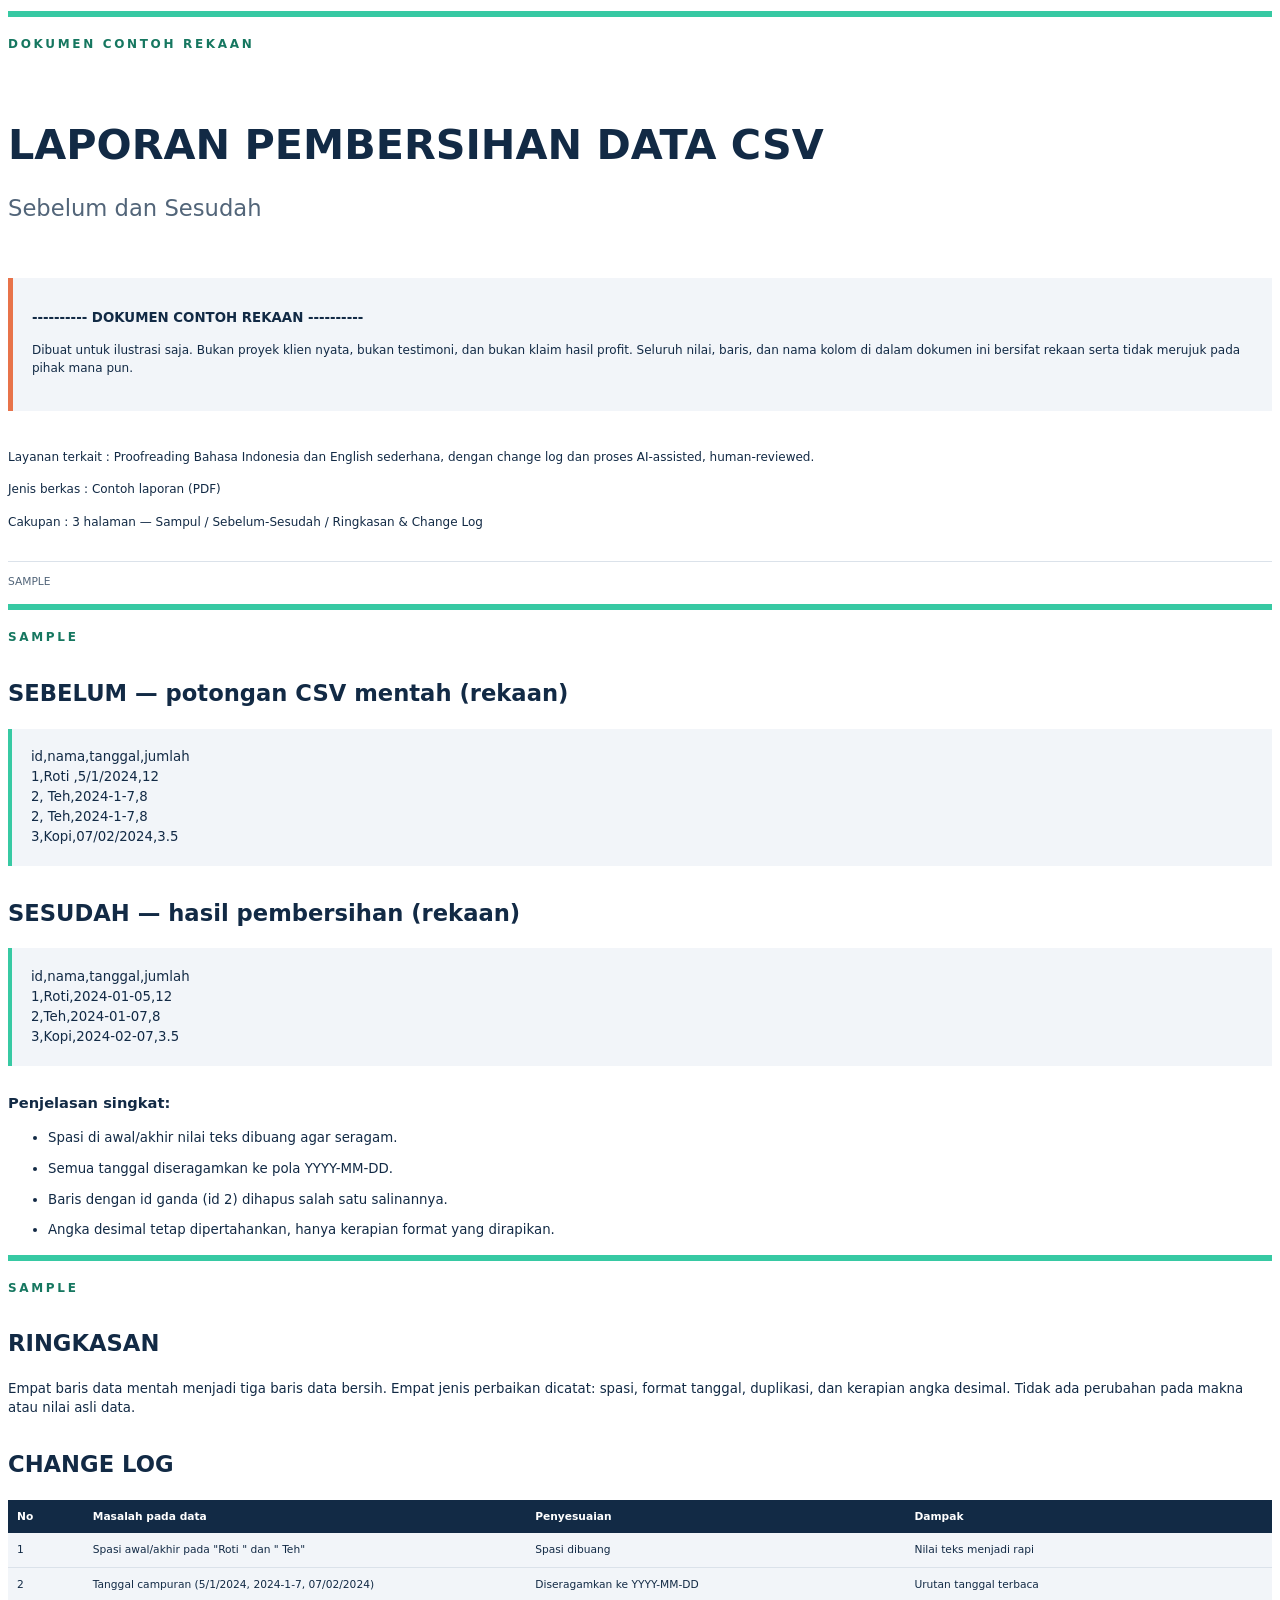
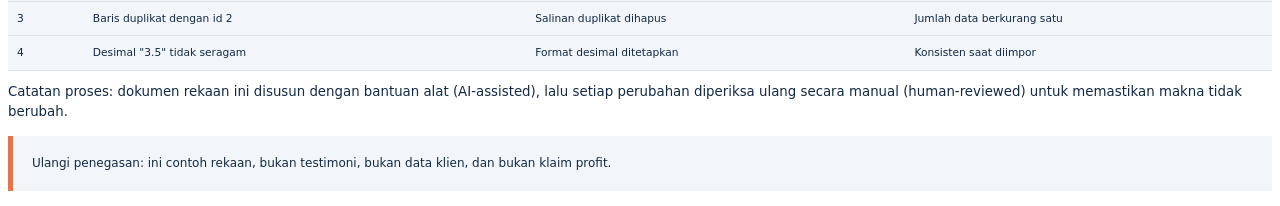
<file: samples/sample-csv-cleanup-report.html>
<!DOCTYPE html>
<html lang="id"><head><meta charset="utf-8"><title>LAPORAN PEMBERSIHAN DATA CSV</title><style>
@page { size: A4; margin: 18mm 17mm; }
body { font-family: "DejaVu Sans", sans-serif; font-size: 10pt; color: #122A45; line-height: 1.45; }
h1, h2, h3, p, td, th { font-family: "DejaVu Sans", sans-serif; }
h1 { font-size: 31pt; line-height: 1.15; margin-top: 18mm; margin-bottom: 6mm; }
h2 { font-size: 17pt; margin-top: 8mm; margin-bottom: 5mm; }
h3 { font-size: 11pt; color: #122A45; margin-top: 7mm; }
p { margin-top: 3mm; margin-bottom: 4mm; }
.eyebrow { font-size: 9pt; letter-spacing: 2pt; color: #167760; font-weight: bold; border-top: 5pt solid #37C9A3; padding-top: 5mm; }
.subtitle { font-size: 17pt; color: #526579; margin-bottom: 14mm; }
.notice { background: #F2F5F9; border-left: 4pt solid #E8734A; padding: 5mm; font-size: 9pt; }
.notice-title { font-size: 10pt; font-weight: bold; }
.meta { font-size: 9pt; margin-top: 10mm; }
.footer { font-size: 8pt; color: #526579; border-top: 1pt solid #dbe2ea; margin-top: 8mm; padding-top: 3mm; }
.page { page-break-before: always; }
pre { background: #F2F5F9; padding: 5mm; font-family: "DejaVu Sans", monospace; font-size: 10pt; line-height: 1.5; border-left: 3pt solid #37C9A3; }
table { border-collapse: collapse; width: 100%; font-size: 8pt; margin-top: 4mm; }
th { background: #122A45; color: #ffffff; text-align: left; font-size: 8pt; }
td { vertical-align: top; border-bottom: 1pt solid #dbe2ea; background: #F2F5F9; }
tr { page-break-inside: avoid; }
.qa table { font-size: 7.5pt; }
.qa th { font-size: 7.5pt; }
li { margin-bottom: 3mm; }
</style></head><body>
<p class="eyebrow">DOKUMEN CONTOH REKAAN</p><h1>LAPORAN PEMBERSIHAN DATA CSV</h1><p class="subtitle">Sebelum dan Sesudah</p><div class="notice"><p class="notice-title">---------- DOKUMEN CONTOH REKAAN ----------</p><p class="">Dibuat untuk ilustrasi saja. Bukan proyek klien nyata, bukan testimoni, dan bukan klaim hasil profit. Seluruh nilai, baris, dan nama kolom di dalam dokumen ini bersifat rekaan serta tidak merujuk pada pihak mana pun.</p></div><div class="meta"><p class="">Layanan terkait : Proofreading Bahasa Indonesia dan English sederhana, dengan change log dan proses AI-assisted, human-reviewed.</p><p class="">Jenis berkas    : Contoh laporan (PDF)</p><p class="">Cakupan         : 3 halaman — Sampul / Sebelum-Sesudah / Ringkasan &amp; Change Log</p></div><p class="footer">SAMPLE</p>
<p style="page-break-before: always;"></p><div><p class="eyebrow">SAMPLE</p><h2>SEBELUM — potongan CSV mentah (rekaan)</h2><pre>id,nama,tanggal,jumlah
1,Roti ,5/1/2024,12
2, Teh,2024-1-7,8
2, Teh,2024-1-7,8
3,Kopi,07/02/2024,3.5</pre><h2>SESUDAH — hasil pembersihan (rekaan)</h2><pre>id,nama,tanggal,jumlah
1,Roti,2024-01-05,12
2,Teh,2024-01-07,8
3,Kopi,2024-02-07,3.5</pre><h3>Penjelasan singkat:</h3><ul><li>Spasi di awal/akhir nilai teks dibuang agar seragam.</li><li>Semua tanggal diseragamkan ke pola YYYY-MM-DD.</li><li>Baris dengan id ganda (id 2) dihapus salah satu salinannya.</li><li>Angka desimal tetap dipertahankan, hanya kerapian format yang dirapikan.</li></ul></div>
<p style="page-break-before: always;"></p><div><p class="eyebrow">SAMPLE</p><h2>RINGKASAN</h2><p class="">Empat baris data mentah menjadi tiga baris data bersih. Empat jenis perbaikan dicatat: spasi, format tanggal, duplikasi, dan kerapian angka desimal. Tidak ada perubahan pada makna atau nilai asli data.</p><h2>CHANGE LOG</h2><table cellspacing="0" cellpadding="9"><thead><tr><th bgcolor="#122A45" width="6%">No</th><th bgcolor="#122A45" width="35%">Masalah pada data</th><th bgcolor="#122A45" width="30%">Penyesuaian</th><th bgcolor="#122A45" width="29%">Dampak</th></tr></thead><tbody><tr><td bgcolor="#F2F5F9">1</td><td bgcolor="#F2F5F9">Spasi awal/akhir pada &quot;Roti &quot; dan &quot; Teh&quot;</td><td bgcolor="#F2F5F9">Spasi dibuang</td><td bgcolor="#F2F5F9">Nilai teks menjadi rapi</td></tr><tr><td bgcolor="#F2F5F9">2</td><td bgcolor="#F2F5F9">Tanggal campuran (5/1/2024, 2024-1-7, 07/02/2024)</td><td bgcolor="#F2F5F9">Diseragamkan ke YYYY-MM-DD</td><td bgcolor="#F2F5F9">Urutan tanggal terbaca</td></tr><tr><td bgcolor="#F2F5F9">3</td><td bgcolor="#F2F5F9">Baris duplikat dengan id 2</td><td bgcolor="#F2F5F9">Salinan duplikat dihapus</td><td bgcolor="#F2F5F9">Jumlah data berkurang satu</td></tr><tr><td bgcolor="#F2F5F9">4</td><td bgcolor="#F2F5F9">Desimal &quot;3.5&quot; tidak seragam</td><td bgcolor="#F2F5F9">Format desimal ditetapkan</td><td bgcolor="#F2F5F9">Konsisten saat diimpor</td></tr></tbody></table><p class="">Catatan proses: dokumen rekaan ini disusun dengan bantuan alat (AI-assisted), lalu setiap perubahan diperiksa ulang secara manual (human-reviewed) untuk memastikan makna tidak berubah.</p><p class="notice">Ulangi penegasan: ini contoh rekaan, bukan testimoni, bukan data klien, dan bukan klaim profit.</p></div>
</body></html>
</file>
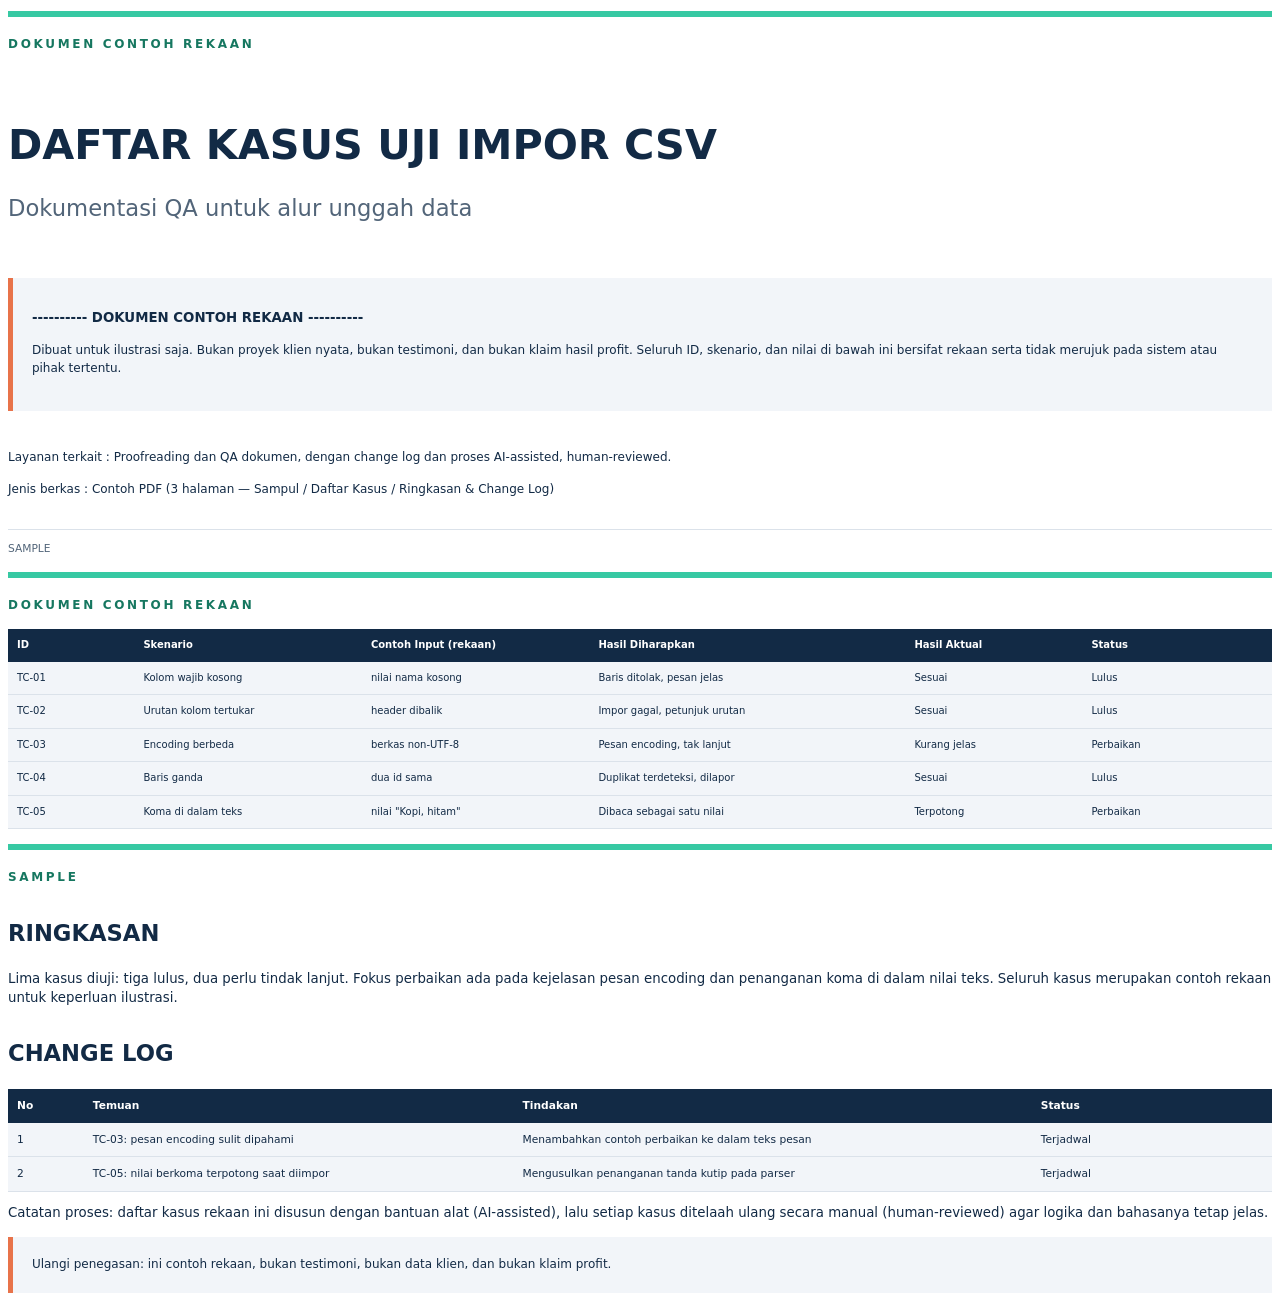
<file: samples/sample-csv-import-qa.html>
<!DOCTYPE html>
<html lang="id"><head><meta charset="utf-8"><title>DAFTAR KASUS UJI IMPOR CSV</title><style>
@page { size: A4; margin: 18mm 17mm; }
body { font-family: "DejaVu Sans", sans-serif; font-size: 10pt; color: #122A45; line-height: 1.45; }
h1, h2, h3, p, td, th { font-family: "DejaVu Sans", sans-serif; }
h1 { font-size: 31pt; line-height: 1.15; margin-top: 18mm; margin-bottom: 6mm; }
h2 { font-size: 17pt; margin-top: 8mm; margin-bottom: 5mm; }
h3 { font-size: 11pt; color: #122A45; margin-top: 7mm; }
p { margin-top: 3mm; margin-bottom: 4mm; }
.eyebrow { font-size: 9pt; letter-spacing: 2pt; color: #167760; font-weight: bold; border-top: 5pt solid #37C9A3; padding-top: 5mm; }
.subtitle { font-size: 17pt; color: #526579; margin-bottom: 14mm; }
.notice { background: #F2F5F9; border-left: 4pt solid #E8734A; padding: 5mm; font-size: 9pt; }
.notice-title { font-size: 10pt; font-weight: bold; }
.meta { font-size: 9pt; margin-top: 10mm; }
.footer { font-size: 8pt; color: #526579; border-top: 1pt solid #dbe2ea; margin-top: 8mm; padding-top: 3mm; }
.page { page-break-before: always; }
pre { background: #F2F5F9; padding: 5mm; font-family: "DejaVu Sans", monospace; font-size: 10pt; line-height: 1.5; border-left: 3pt solid #37C9A3; }
table { border-collapse: collapse; width: 100%; font-size: 8pt; margin-top: 4mm; }
th { background: #122A45; color: #ffffff; text-align: left; font-size: 8pt; }
td { vertical-align: top; border-bottom: 1pt solid #dbe2ea; background: #F2F5F9; }
tr { page-break-inside: avoid; }
.qa table { font-size: 7.5pt; }
.qa th { font-size: 7.5pt; }
li { margin-bottom: 3mm; }
</style></head><body>
<p class="eyebrow">DOKUMEN CONTOH REKAAN</p><h1>DAFTAR KASUS UJI IMPOR CSV</h1><p class="subtitle">Dokumentasi QA untuk alur unggah data</p><div class="notice"><p class="notice-title">---------- DOKUMEN CONTOH REKAAN ----------</p><p class="">Dibuat untuk ilustrasi saja. Bukan proyek klien nyata, bukan testimoni, dan bukan klaim hasil profit. Seluruh ID, skenario, dan nilai di bawah ini bersifat rekaan serta tidak merujuk pada sistem atau pihak tertentu.</p></div><div class="meta"><p class="">Layanan terkait : Proofreading dan QA dokumen, dengan change log dan proses AI-assisted, human-reviewed.</p><p class="">Jenis berkas    : Contoh PDF (3 halaman — Sampul / Daftar Kasus / Ringkasan &amp; Change Log)</p></div><p class="footer">SAMPLE</p>
<p style="page-break-before: always;"></p><div class="qa"><p class="eyebrow">DOKUMEN CONTOH REKAAN</p><table cellspacing="0" cellpadding="9"><thead><tr><th bgcolor="#122A45" width="10%">ID</th><th bgcolor="#122A45" width="18%">Skenario</th><th bgcolor="#122A45" width="18%">Contoh Input (rekaan)</th><th bgcolor="#122A45" width="25%">Hasil Diharapkan</th><th bgcolor="#122A45" width="14%">Hasil Aktual</th><th bgcolor="#122A45" width="15%">Status</th></tr></thead><tbody><tr><td bgcolor="#F2F5F9">TC-01</td><td bgcolor="#F2F5F9">Kolom wajib kosong</td><td bgcolor="#F2F5F9">nilai nama kosong</td><td bgcolor="#F2F5F9">Baris ditolak, pesan jelas</td><td bgcolor="#F2F5F9">Sesuai</td><td bgcolor="#F2F5F9">Lulus</td></tr><tr><td bgcolor="#F2F5F9">TC-02</td><td bgcolor="#F2F5F9">Urutan kolom tertukar</td><td bgcolor="#F2F5F9">header dibalik</td><td bgcolor="#F2F5F9">Impor gagal, petunjuk urutan</td><td bgcolor="#F2F5F9">Sesuai</td><td bgcolor="#F2F5F9">Lulus</td></tr><tr><td bgcolor="#F2F5F9">TC-03</td><td bgcolor="#F2F5F9">Encoding berbeda</td><td bgcolor="#F2F5F9">berkas non-UTF-8</td><td bgcolor="#F2F5F9">Pesan encoding, tak lanjut</td><td bgcolor="#F2F5F9">Kurang jelas</td><td bgcolor="#F2F5F9">Perbaikan</td></tr><tr><td bgcolor="#F2F5F9">TC-04</td><td bgcolor="#F2F5F9">Baris ganda</td><td bgcolor="#F2F5F9">dua id sama</td><td bgcolor="#F2F5F9">Duplikat terdeteksi, dilapor</td><td bgcolor="#F2F5F9">Sesuai</td><td bgcolor="#F2F5F9">Lulus</td></tr><tr><td bgcolor="#F2F5F9">TC-05</td><td bgcolor="#F2F5F9">Koma di dalam teks</td><td bgcolor="#F2F5F9">nilai &quot;Kopi, hitam&quot;</td><td bgcolor="#F2F5F9">Dibaca sebagai satu nilai</td><td bgcolor="#F2F5F9">Terpotong</td><td bgcolor="#F2F5F9">Perbaikan</td></tr></tbody></table></div>
<p style="page-break-before: always;"></p><div><p class="eyebrow">SAMPLE</p><h2>RINGKASAN</h2><p class="">Lima kasus diuji: tiga lulus, dua perlu tindak lanjut. Fokus perbaikan ada pada kejelasan pesan encoding dan penanganan koma di dalam nilai teks. Seluruh kasus merupakan contoh rekaan untuk keperluan ilustrasi.</p><h2>CHANGE LOG</h2><table cellspacing="0" cellpadding="9"><thead><tr><th bgcolor="#122A45" width="6%">No</th><th bgcolor="#122A45" width="34%">Temuan</th><th bgcolor="#122A45" width="41%">Tindakan</th><th bgcolor="#122A45" width="19%">Status</th></tr></thead><tbody><tr><td bgcolor="#F2F5F9">1</td><td bgcolor="#F2F5F9">TC-03: pesan encoding sulit dipahami</td><td bgcolor="#F2F5F9">Menambahkan contoh perbaikan ke dalam teks pesan</td><td bgcolor="#F2F5F9">Terjadwal</td></tr><tr><td bgcolor="#F2F5F9">2</td><td bgcolor="#F2F5F9">TC-05: nilai berkoma terpotong saat diimpor</td><td bgcolor="#F2F5F9">Mengusulkan penanganan tanda kutip pada parser</td><td bgcolor="#F2F5F9">Terjadwal</td></tr></tbody></table><p class="">Catatan proses: daftar kasus rekaan ini disusun dengan bantuan alat (AI-assisted), lalu setiap kasus ditelaah ulang secara manual (human-reviewed) agar logika dan bahasanya tetap jelas.</p><p class="notice">Ulangi penegasan: ini contoh rekaan, bukan testimoni, bukan data klien, dan bukan klaim profit.</p></div>
</body></html>
</file>
<file: styles.css>
:root {
  --navy: #0f2440;
  --navy-dark: #091a2f;
  --blue: #1f5f99;
  --blue-soft: #e8f1fa;
  --ink: #1b2735;
  --muted: #5d6b7a;
  --line: #d9e1ea;
  --paper: #ffffff;
  --bg: #f5f7fa;
  --accent: #2f8f83;
}

* {
  box-sizing: border-box;
}

html {
  scroll-behavior: smooth;
}

body {
  margin: 0;
  background: var(--bg);
  color: var(--ink);
  font-family: "Segoe UI", Roboto, Helvetica, Arial, sans-serif;
  line-height: 1.6;
}

a {
  color: inherit;
}

.site-header {
  position: sticky;
  top: 0;
  z-index: 20;
  display: flex;
  align-items: center;
  justify-content: space-between;
  gap: 18px;
  padding: 14px 6vw;
  background: rgba(9, 26, 47, 0.96);
  color: #fff;
  border-bottom: 1px solid rgba(255, 255, 255, 0.12);
}

.brand {
  display: inline-flex;
  align-items: center;
  justify-content: center;
  width: 42px;
  height: 42px;
  border: 1px solid rgba(255, 255, 255, 0.4);
  border-radius: 4px;
  font-weight: 700;
  letter-spacing: 1px;
  text-decoration: none;
}

.nav {
  display: flex;
  flex-wrap: wrap;
  gap: 18px;
}

.nav a {
  color: rgba(255, 255, 255, 0.86);
  font-size: 14px;
  text-decoration: none;
}

.nav a:hover,
.nav a:focus-visible {
  color: #fff;
  text-decoration: underline;
}

.lang-toggle {
  cursor: pointer;
  min-width: 46px;
  padding: 8px 12px;
  border: 1px solid rgba(255, 255, 255, 0.45);
  border-radius: 4px;
  background: transparent;
  color: #fff;
  font-weight: 700;
}

.lang-toggle:hover {
  background: rgba(255, 255, 255, 0.12);
}

.hero {
  position: relative;
  overflow: hidden;
  background:
    linear-gradient(135deg, rgba(15, 36, 64, 0.96), rgba(9, 26, 47, 0.98)),
    repeating-linear-gradient(45deg, transparent, transparent 18px, rgba(255,255,255,0.02) 18px, rgba(255,255,255,0.02) 19px);
  color: #fff;
}

.hero::after {
  content: "";
  position: absolute;
  top: -160px;
  right: -120px;
  width: 460px;
  height: 460px;
  border: 1px solid rgba(255, 255, 255, 0.12);
  border-radius: 50%;
}

.hero-inner {
  position: relative;
  z-index: 1;
  max-width: 980px;
  margin: 0 auto;
  padding: 96px 24px 88px;
}

.eyebrow {
  margin: 0 0 18px;
  color: #8fc7d8;
  font-size: 13px;
  font-weight: 700;
  letter-spacing: 2px;
}

h1 {
  max-width: 860px;
  margin: 0 0 18px;
  font-size: clamp(34px, 6vw, 62px);
  line-height: 1.08;
}

.tagline {
  max-width: 820px;
  margin: 0 0 18px;
  color: #d9e8f5;
  font-size: clamp(17px, 2.4vw, 23px);
  font-weight: 600;
}

.hero-copy {
  max-width: 720px;
  margin: 0 0 30px;
  color: #c4d5e5;
  font-size: 17px;
}

.hero-actions {
  display: flex;
  flex-wrap: wrap;
  gap: 12px;
}

.btn {
  display: inline-flex;
  align-items: center;
  justify-content: center;
  min-height: 44px;
  padding: 10px 18px;
  border-radius: 4px;
  font-weight: 700;
  text-decoration: none;
}

.btn.primary {
  background: var(--accent);
  color: #fff;
}

.btn.secondary {
  border: 1px solid rgba(255, 255, 255, 0.45);
  color: #fff;
}

.contact .btn.primary {
  color: #fff;
}

.badges {
  display: flex;
  flex-wrap: wrap;
  gap: 10px;
  margin-top: 32px;
}

.badges span {
  padding: 7px 12px;
  border: 1px solid rgba(255, 255, 255, 0.22);
  border-radius: 999px;
  color: #d9e8f5;
  font-size: 13px;
}

.section {
  max-width: 1120px;
  margin: 0 auto;
  padding: 72px 24px;
}

.section-head {
  display: flex;
  align-items: baseline;
  gap: 14px;
  margin-bottom: 28px;
  padding-bottom: 14px;
  border-bottom: 1px solid var(--line);
}

.section-no {
  color: var(--blue);
  font-size: 13px;
  font-weight: 800;
  letter-spacing: 2px;
}

.section-head h2 {
  margin: 0;
  color: var(--navy);
  font-size: clamp(26px, 4vw, 38px);
  line-height: 1.15;
}

.section-intro {
  max-width: 760px;
  margin: -10px 0 28px;
  color: var(--muted);
}

.two-col,
.grid {
  display: grid;
  gap: 20px;
}

.two-col {
  grid-template-columns: repeat(2, minmax(0, 1fr));
}

.grid {
  grid-template-columns: repeat(2, minmax(0, 1fr));
}

.card,
.service-card,
.sample-card,
.research-card,
.panel,
.contact-card {
  padding: 24px;
  border: 1px solid var(--line);
  border-radius: 6px;
  background: var(--paper);
  box-shadow: 0 8px 24px rgba(15, 36, 64, 0.04);
}

.card h3,
.service-card h3,
.sample-card h3,
.research-card h3,
.panel h3,
.contact-card h3 {
  margin: 0 0 12px;
  color: var(--navy);
  font-size: 20px;
}

.card p,
.service-card p,
.sample-card p,
.research-card p,
.panel p,
.contact-card p {
  margin: 0 0 12px;
}

.panel {
  display: grid;
  grid-template-columns: repeat(2, minmax(0, 1fr));
  gap: 28px;
  margin-top: 20px;
  background: var(--blue-soft);
}

.tag {
  display: inline-block;
  margin-bottom: 12px;
  padding: 5px 9px;
  border-radius: 3px;
  background: var(--blue-soft);
  color: var(--blue);
  font-size: 11px;
  font-weight: 800;
  letter-spacing: 1.5px;
}

.timeline {
  display: grid;
  gap: 16px;
}

.job {
  padding: 22px 24px;
  border: 1px solid var(--line);
  border-left: 4px solid var(--blue);
  border-radius: 6px;
  background: var(--paper);
}

.job-head {
  display: flex;
  flex-wrap: wrap;
  align-items: baseline;
  justify-content: space-between;
  gap: 8px;
}

.job-head h3 {
  margin: 0;
  color: var(--navy);
  font-size: 20px;
}

.job-head span {
  color: var(--muted);
  font-size: 14px;
  font-weight: 700;
}

.company {
  margin: 4px 0 12px;
  color: var(--blue);
  font-weight: 600;
}

.job ul,
.plain-list,
.sample-card ol {
  margin: 0;
  padding-left: 20px;
}

.job li,
.plain-list li,
.sample-card li {
  margin-bottom: 6px;
}

.panel.compact {
  display: block;
  margin-top: 18px;
}

.chips {
  display: flex;
  flex-wrap: wrap;
  gap: 10px;
  margin: 0;
  padding: 0;
  list-style: none;
}

.chips li {
  padding: 8px 13px;
  border: 1px solid #c4d4e5;
  border-radius: 999px;
  background: #fff;
  color: var(--navy);
  font-size: 14px;
  font-weight: 600;
}

.sample-label {
  margin: 12px 0 4px !important;
  color: var(--muted);
  font-size: 12px;
  font-weight: 800;
  letter-spacing: 1px;
  text-transform: uppercase;
}

pre {
  overflow-x: auto;
  margin: 0;
  padding: 14px;
  border: 1px solid var(--line);
  border-radius: 4px;
  background: #f8fafc;
  color: #243447;
  font-family: "Consolas", "Courier New", monospace;
  font-size: 13px;
  line-height: 1.55;
}

.sample-note {
  margin-top: 14px !important;
  color: var(--muted);
  font-size: 13px;
}

.disclaimer {
  margin-top: 20px;
  padding: 14px 16px;
  border-left: 4px solid var(--accent);
  background: #edf7f5;
  color: #285c56;
  font-size: 14px;
}

.contact-card {
  text-align: center;
}

.contact-card .hero-actions {
  justify-content: center;
  margin: 10px 0 14px;
}

.contact-card .btn {
  margin: 0;
}

.contact .btn.secondary {
  border-color: #c4d4e5;
  color: var(--navy);
}

.contact-line {
  margin: 6px 0;
  font-size: 14px;
}

.references {
  margin-top: 20px;
}

.muted {
  color: var(--muted);
  font-size: 13px;
}

.site-footer {
  padding: 28px 24px;
  background: var(--navy-dark);
  color: #b9c8d8;
  text-align: center;
  font-size: 13px;
}

.site-footer p {
  margin: 0;
}

@media (max-width: 820px) {
  .site-header {
    align-items: flex-start;
    flex-wrap: wrap;
    padding: 12px 18px;
  }

  .nav {
    order: 3;
    width: 100%;
    gap: 12px;
  }

  .hero-inner {
    padding: 72px 20px 64px;
  }

  .section {
    padding: 56px 18px;
  }

  .two-col,
  .grid,
  .panel {
    grid-template-columns: 1fr;
  }
}

@media (max-width: 480px) {
  .nav a {
    font-size: 12px;
  }

  .hero-actions .btn {
    width: 100%;
  }

  .section-head {
    align-items: flex-start;
    flex-direction: column;
    gap: 4px;
  }
}
</file>
